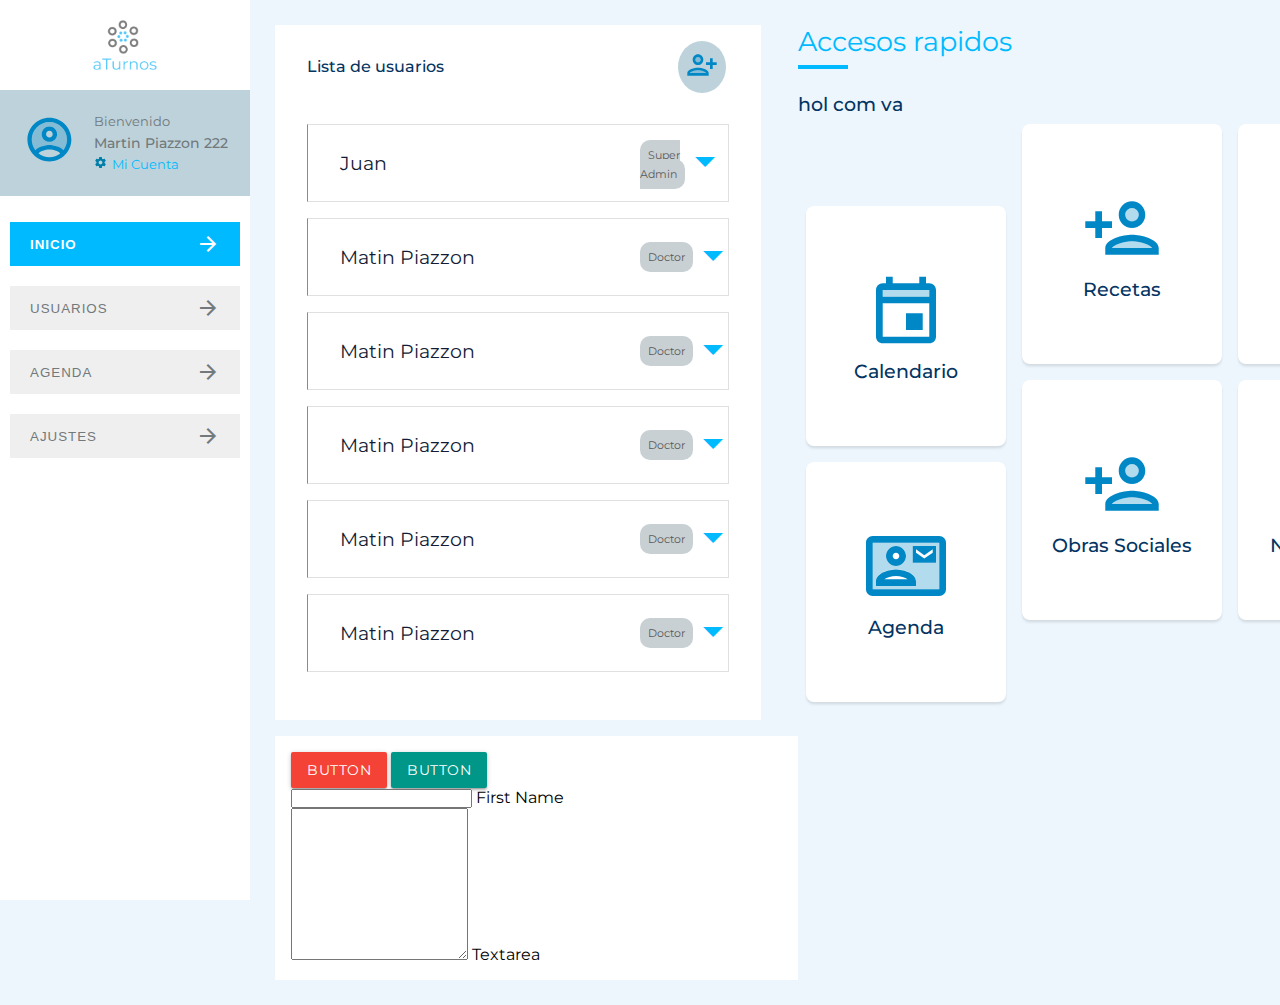
<file: index.html>
<!DOCTYPE html>
<html lang="en">
  <head>
    <meta charset="UTF-8" />
    <meta name="viewport" content="width=device-width, initial-scale=1.0" />
    <title>app</title>
    <link rel="preconnect" href="https://fonts.gstatic.com" />
    <link rel="stylesheet" href="css/style.css" />
  </head>
  <body>
    <div class="content">
      <div class="aside">
        <img src="img/logo.png" width="70" alt="" style="margin: 10px auto" />
        <div class="welcome">
          <div>
            <i class="material-icons-two-tone avatar">account_circle</i>
          </div>
          <div>
            <p>Bienvenido</p>
            <h5>Martin Piazzon 222</h5>
            <a href="#"><i class="material-icons">settings</i>Mi Cuenta</a>
          </div>
        </div>
        <button class="menu-btn active">
          Inicio
          <i class="material-icons">arrow_forward </i>
        </button>
        <button class="menu-btn">
          Usuarios<i class="material-icons">arrow_forward </i>
        </button>
        <button class="menu-btn">
          Agenda <i class="material-icons">arrow_forward </i>
        </button>
        <button class="menu-btn">
          Ajustes
          <i class="material-icons">arrow_forward</i>
        </button>
      </div>
      <div class="main-content">
        <div>
          <div class="user-list">
            <h4>Lista de usuarios</h4>
            <a href="#" class="add-user"
              ><i class="material-icons-two-tone">person_add_alt_1</i></a
            >
            <div>
              <h3>Juan</h3>
              <p><span class="badge">Super Admin</span></p>
              <p>
                <i class="material-icons more">arrow_drop_down </i>
              </p>
            </div>
            <div>
              <h3>Matin Piazzon</h3>
              <span class="badge">Doctor</span>
              <p>
                <i class="material-icons">arrow_drop_down </i>
              </p>
            </div>
            <div>
              <h3>Matin Piazzon</h3>
              <span class="badge">Doctor</span>
              <p>
                <i class="material-icons">arrow_drop_down </i>
              </p>
            </div>
            <div>
              <h3>Matin Piazzon</h3>
              <span class="badge">Doctor</span>
              <p>
                <i class="material-icons">arrow_drop_down </i>
              </p>
            </div>
            <div>
              <h3>Matin Piazzon</h3>
              <span class="badge">Doctor</span>
              <p>
                <i class="material-icons md-36">arrow_drop_down </i>
              </p>
            </div>
            <div>
              <h3>Matin Piazzon</h3>
              <span class="badge">Doctor</span>
              <p>
                <i class="material-icons md-36">arrow_drop_down </i>
              </p>
            </div>
          </div>
          <div class="card">
            <div class="card-content mt-1">
              <a class="btn red">button</a>
              <a class="waves-effect teal btn">Button</a>

              <div class="input-field col s6">
                <input
                  placeholder=""
                  id="first_name"
                  type="text"
                  class="validate"
                />
                <label for="first_name">First Name</label>
              </div>

              <div class="form-input">
                <label>
                  <textarea rows="10" required></textarea>
                  <span class="placeholder">Textarea</span>
                </label>
              </div>
            </div>
          </div>
        </div>
        <div>
          <h2 class="title">Accesos rapidos</h2>
          <h3>hol com va</h3>
          <div class="cards">
            <div class="card-btn first">
              <i class="material-icons-two-tone">event</i>
              <h3>Calendario</h3>
            </div>

            <div class="card-btn">
              <i class="material-icons-two-tone">contact_mail</i>
              <h3>Agenda</h3>
              <p>Lorem ipsum dolor, sit amet consectetur adipisicing elit.</p>
            </div>
            <div class="card-btn">
              <i class="material-icons-two-tone">person_add</i>
              <h3>Recetas</h3>
            </div>

            <div class="card-btn">
              <i class="material-icons-two-tone">person_add</i>
              <h3>Obras Sociales</h3>
            </div>

            <div class="card-btn">
              <i class="material-icons-two-tone">contact_mail</i>
              <h3>Contacto</h3>
            </div>
            <div class="card-btn">
              <i class="material-icons-two-tone">contact_mail</i>
              <h3>Notificaciones</h3>
              <p>
                Ultima actividad en el sistema, nuevos turnos, pedidos de
                recetas
              </p>
            </div>
            <div class="card-btn first">
              <i class="material-icons-two-tone">people</i>
              <h3>Especialidades</h3>
            </div>
            <div class="card-btn">
              <i class="material-icons-two-tone">person_add</i>
              <h3>Agregar Usuario/Secretaria</h3>
            </div>
          </div>
        </div>
      </div>
    </div>

    <script>
      var i = 0;
      var aa = document.querySelector(".more");

      aa.onclick = function () {
        if (i == 0) {
          this.style.transform = "rotate(180deg)";
          i = 1;
        } else {
          this.style.transform = "rotate(360deg)";
          i = 0;
        }
      };
    </script>
  </body>
</html>
</file>
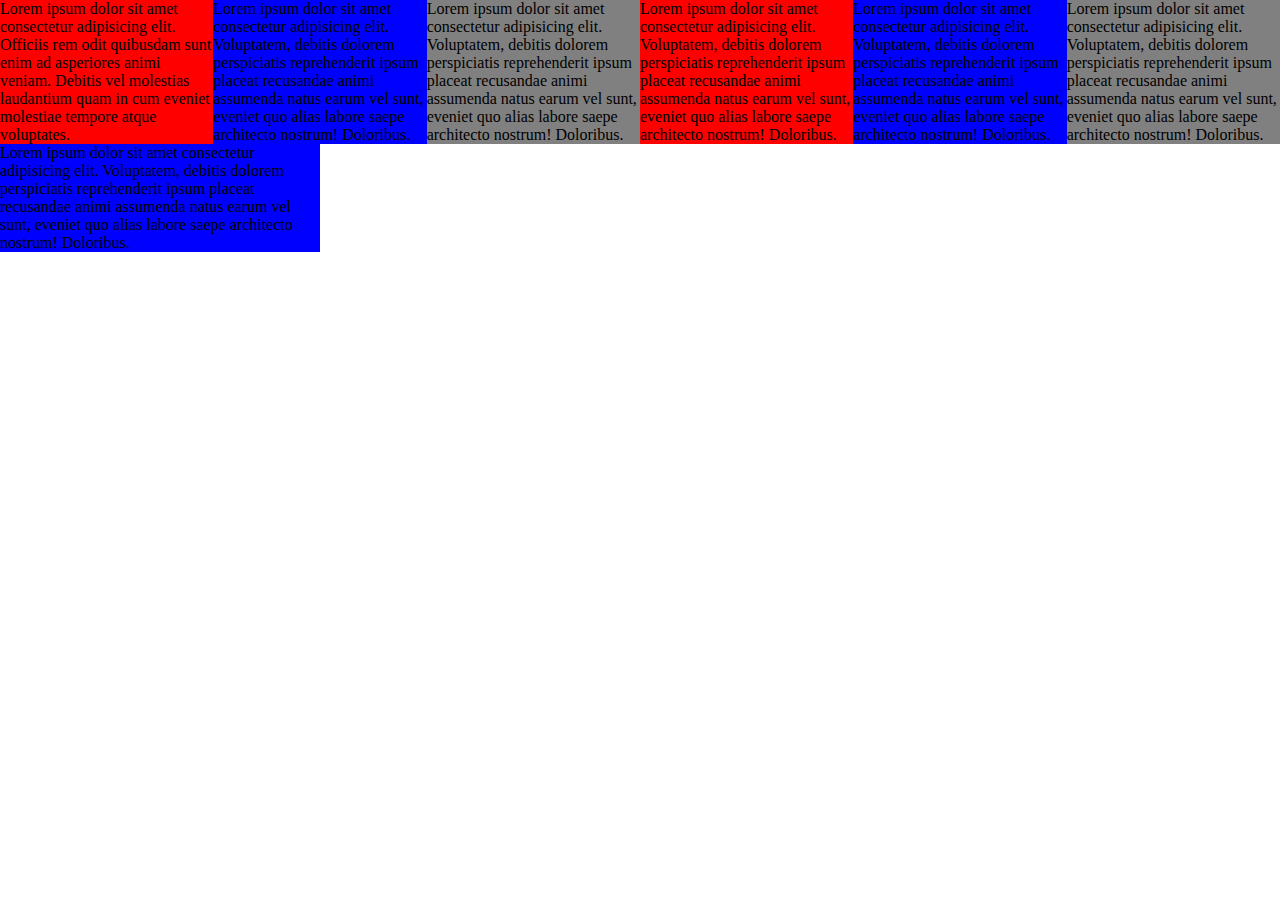
<file: grid.html>
<!DOCTYPE html>
<html>
  <head>
    <meta charset="utf-8" />
    <meta http-equiv="X-UA-Compatible" content="IE=edge" />
    <title>Page Title</title>
    <meta name="viewport" content="width=device-width, initial-scale=1" />
    <link rel="stylesheet" type="text/css" media="screen" href="css/grid.css" />
  </head>
  <body>
    <div class="container">
      <div class="row">
        <div class="col-2 col-6-mob" style="background: red">
          Lorem ipsum dolor sit amet consectetur adipisicing elit. Officiis rem
          odit quibusdam sunt enim ad asperiores animi veniam. Debitis vel
          molestias laudantium quam in cum eveniet molestiae tempore atque
          voluptates.
        </div>
        <div class="col-2 col-6-mob" style="background: blue">
          Lorem ipsum dolor sit amet consectetur adipisicing elit. Voluptatem,
          debitis dolorem perspiciatis reprehenderit ipsum placeat recusandae
          animi assumenda natus earum vel sunt, eveniet quo alias labore saepe
          architecto nostrum! Doloribus.
        </div>
        <div class="col-2 col-6-mob" style="background: grey">
          Lorem ipsum dolor sit amet consectetur adipisicing elit. Voluptatem,
          debitis dolorem perspiciatis reprehenderit ipsum placeat recusandae
          animi assumenda natus earum vel sunt, eveniet quo alias labore saepe
          architecto nostrum! Doloribus.
        </div>
        <div class="col-2" style="background: red">
          Lorem ipsum dolor sit amet consectetur adipisicing elit. Voluptatem,
          debitis dolorem perspiciatis reprehenderit ipsum placeat recusandae
          animi assumenda natus earum vel sunt, eveniet quo alias labore saepe
          architecto nostrum! Doloribus.
        </div>
        <div class="col-2" style="background: blue">
          Lorem ipsum dolor sit amet consectetur adipisicing elit. Voluptatem,
          debitis dolorem perspiciatis reprehenderit ipsum placeat recusandae
          animi assumenda natus earum vel sunt, eveniet quo alias labore saepe
          architecto nostrum! Doloribus.
        </div>
        <div class="col-2" style="background: grey">
          Lorem ipsum dolor sit amet consectetur adipisicing elit. Voluptatem,
          debitis dolorem perspiciatis reprehenderit ipsum placeat recusandae
          animi assumenda natus earum vel sunt, eveniet quo alias labore saepe
          architecto nostrum! Doloribus.
        </div>
        <div class="col-3" style="background: blue">
          Lorem ipsum dolor sit amet consectetur adipisicing elit. Voluptatem,
          debitis dolorem perspiciatis reprehenderit ipsum placeat recusandae
          animi assumenda natus earum vel sunt, eveniet quo alias labore saepe
          architecto nostrum! Doloribus.
        </div>
      </div>
    </div>
  </body>
</html>
</file>
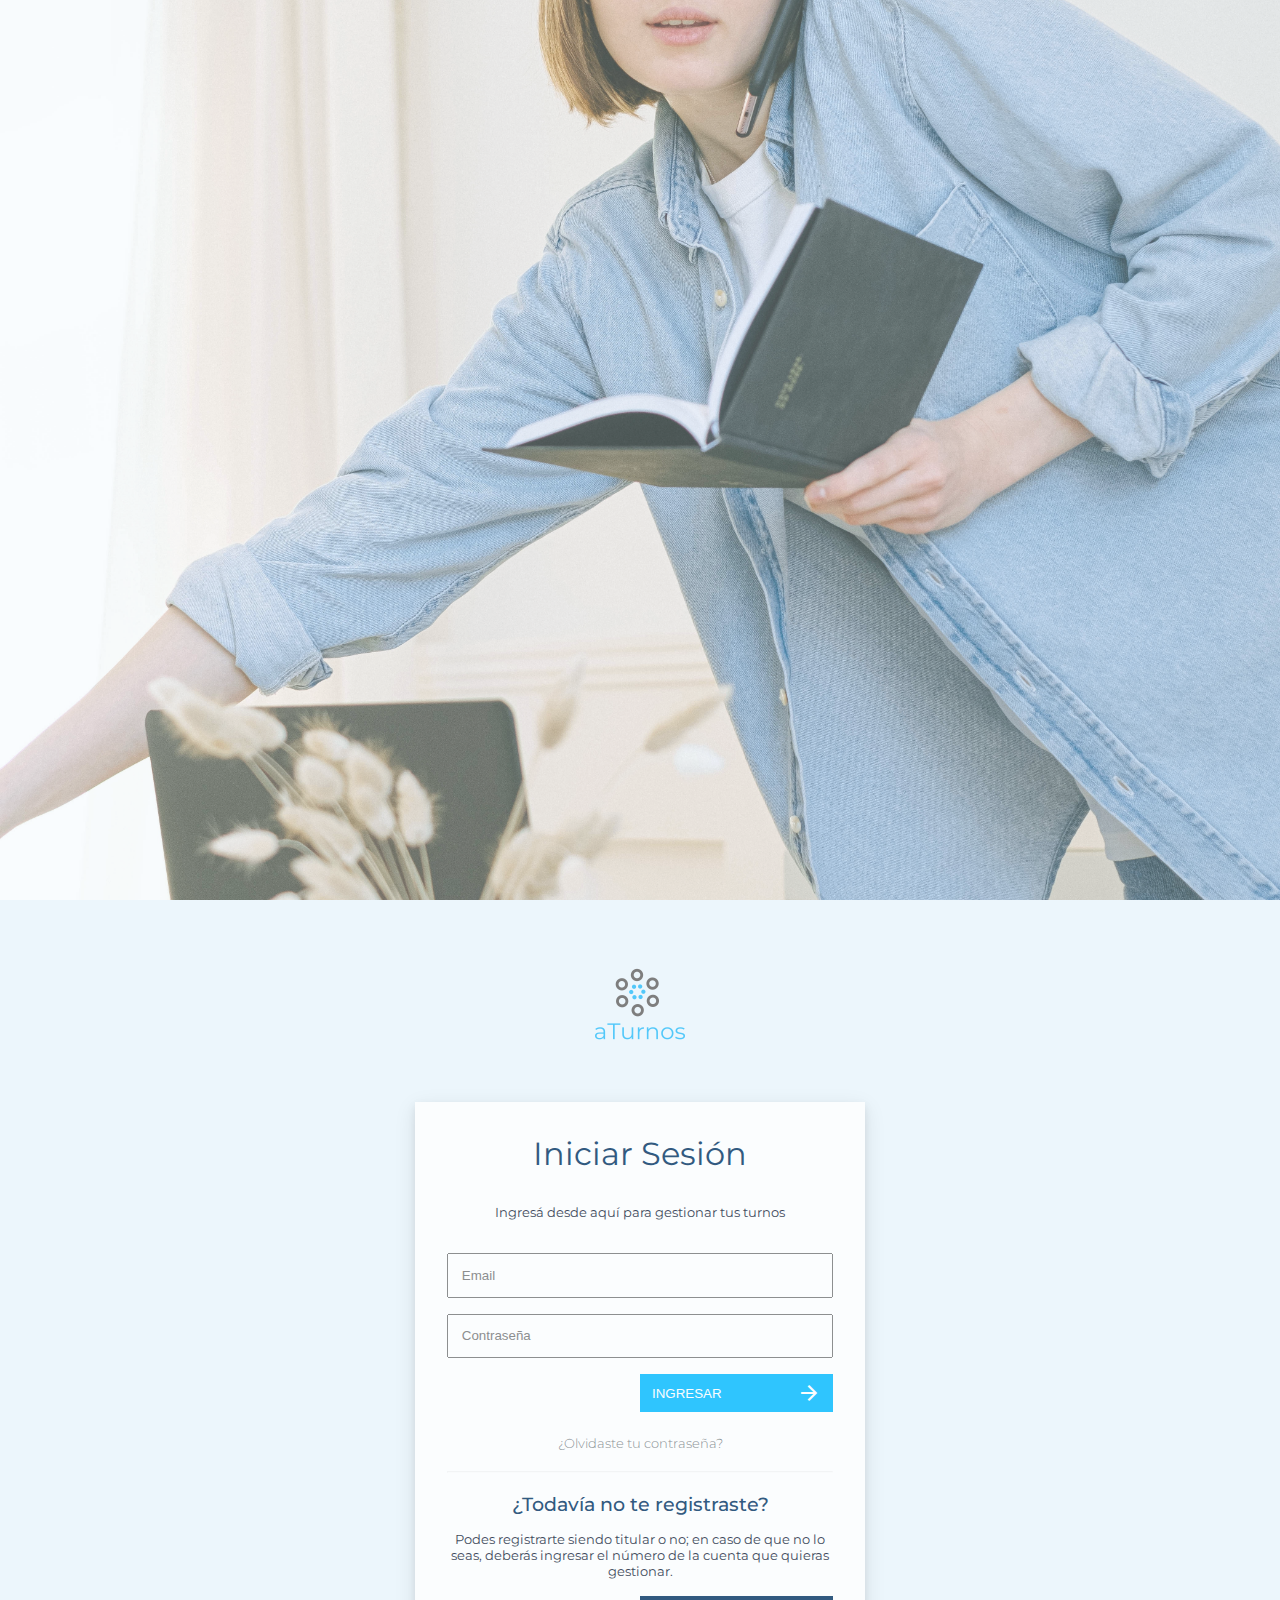
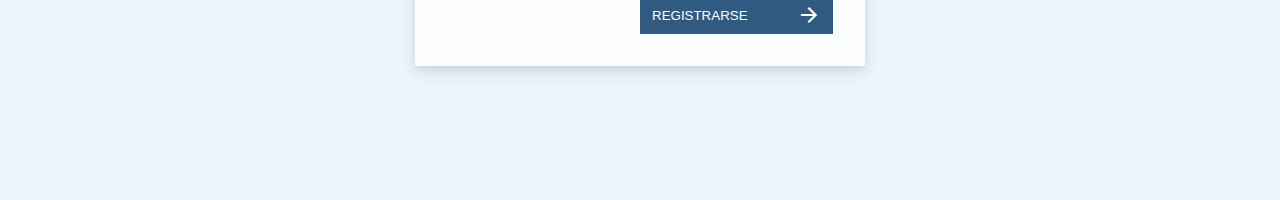
<file: login.html>
<!DOCTYPE html>
<html lang="en">
  <head>
    <meta charset="UTF-8" />
    <meta name="viewport" content="width=device-width, initial-scale=1.0" />
    <title>login</title>
    <link rel="stylesheet" href="css/style.css" />
  </head>
  <body>
    <div class="container-fluid">
      <div class="row">
        <div class="col-6">
          <img
            src="img/img-login.jpg"
            style="
              width: 100%;
              height: 100vh;
              display: block;
              object-fit: cover;
              opacity: 0.7;
            "
            alt=""
          />
        </div>
        <div class="col-6 login">
          <img src="img/logo.png" width="100" alt="" />
          <div class="login-content">
            <form action="">
              <h1>Iniciar Sesión</h1>
              <p>Ingresá desde aquí para gestionar tus turnos</p>
              <input type="text" placeholder="Email" class="input-text" />
              <input type="text" placeholder="Contraseña" class="input-text" />

              <button class="btn-login">
                Ingresar <i class="material-icons">arrow_forward </i>
              </button>
            </form>
            <a href="" class="link">¿Olvidaste tu contraseña?</a>
            <hr>
            <h3>¿Todavía no te registraste?</h3>
            <p>
              Podes registrarte siendo titular o no; en caso de que no lo seas,
              deberás ingresar el número de la cuenta que quieras gestionar.
            </p>
            <button class="btn-register">
              Registrarse <i class="material-icons">arrow_forward </i>
            </button>
          </div>
        </div>
      </div>
    </div>
  </body>
</html>
</file>
<file: css/style.css>
@import url(https://fonts.googleapis.com/css?family=Material+Icons|Material+Icons+Outlined|Material+Icons+Two+Tone|Material+Icons+Round|Material+Icons+Sharp);
@import url(https://fonts.googleapis.com/css2?family=Gothic+A1:wght@100;300;400;500;600;800&family=Montserrat:wght@100;200;300;400;500;600;700;800&display=swap);
.materialize-red {
  background-color: #e51c23 !important;
}

.materialize-red-text {
  color: #e51c23 !important;
}

.materialize-red.lighten-5 {
  background-color: #fdeaeb !important;
}

.materialize-red-text.text-lighten-5 {
  color: #fdeaeb !important;
}

.materialize-red.lighten-4 {
  background-color: #f8c1c3 !important;
}

.materialize-red-text.text-lighten-4 {
  color: #f8c1c3 !important;
}

.materialize-red.lighten-3 {
  background-color: #f3989b !important;
}

.materialize-red-text.text-lighten-3 {
  color: #f3989b !important;
}

.materialize-red.lighten-2 {
  background-color: #ee6e73 !important;
}

.materialize-red-text.text-lighten-2 {
  color: #ee6e73 !important;
}

.materialize-red.lighten-1 {
  background-color: #ea454b !important;
}

.materialize-red-text.text-lighten-1 {
  color: #ea454b !important;
}

.materialize-red.darken-1 {
  background-color: #d0181e !important;
}

.materialize-red-text.text-darken-1 {
  color: #d0181e !important;
}

.materialize-red.darken-2 {
  background-color: #b9151b !important;
}

.materialize-red-text.text-darken-2 {
  color: #b9151b !important;
}

.materialize-red.darken-3 {
  background-color: #a21318 !important;
}

.materialize-red-text.text-darken-3 {
  color: #a21318 !important;
}

.materialize-red.darken-4 {
  background-color: #8b1014 !important;
}

.materialize-red-text.text-darken-4 {
  color: #8b1014 !important;
}

.red {
  background-color: #F44336 !important;
}

.red-text {
  color: #F44336 !important;
}

.red.lighten-5 {
  background-color: #FFEBEE !important;
}

.red-text.text-lighten-5 {
  color: #FFEBEE !important;
}

.red.lighten-4 {
  background-color: #FFCDD2 !important;
}

.red-text.text-lighten-4 {
  color: #FFCDD2 !important;
}

.red.lighten-3 {
  background-color: #EF9A9A !important;
}

.red-text.text-lighten-3 {
  color: #EF9A9A !important;
}

.red.lighten-2 {
  background-color: #E57373 !important;
}

.red-text.text-lighten-2 {
  color: #E57373 !important;
}

.red.lighten-1 {
  background-color: #EF5350 !important;
}

.red-text.text-lighten-1 {
  color: #EF5350 !important;
}

.red.darken-1 {
  background-color: #E53935 !important;
}

.red-text.text-darken-1 {
  color: #E53935 !important;
}

.red.darken-2 {
  background-color: #D32F2F !important;
}

.red-text.text-darken-2 {
  color: #D32F2F !important;
}

.red.darken-3 {
  background-color: #C62828 !important;
}

.red-text.text-darken-3 {
  color: #C62828 !important;
}

.red.darken-4 {
  background-color: #B71C1C !important;
}

.red-text.text-darken-4 {
  color: #B71C1C !important;
}

.red.accent-1 {
  background-color: #FF8A80 !important;
}

.red-text.text-accent-1 {
  color: #FF8A80 !important;
}

.red.accent-2 {
  background-color: #FF5252 !important;
}

.red-text.text-accent-2 {
  color: #FF5252 !important;
}

.red.accent-3 {
  background-color: #FF1744 !important;
}

.red-text.text-accent-3 {
  color: #FF1744 !important;
}

.red.accent-4 {
  background-color: #D50000 !important;
}

.red-text.text-accent-4 {
  color: #D50000 !important;
}

.pink {
  background-color: #e91e63 !important;
}

.pink-text {
  color: #e91e63 !important;
}

.pink.lighten-5 {
  background-color: #fce4ec !important;
}

.pink-text.text-lighten-5 {
  color: #fce4ec !important;
}

.pink.lighten-4 {
  background-color: #f8bbd0 !important;
}

.pink-text.text-lighten-4 {
  color: #f8bbd0 !important;
}

.pink.lighten-3 {
  background-color: #f48fb1 !important;
}

.pink-text.text-lighten-3 {
  color: #f48fb1 !important;
}

.pink.lighten-2 {
  background-color: #f06292 !important;
}

.pink-text.text-lighten-2 {
  color: #f06292 !important;
}

.pink.lighten-1 {
  background-color: #ec407a !important;
}

.pink-text.text-lighten-1 {
  color: #ec407a !important;
}

.pink.darken-1 {
  background-color: #d81b60 !important;
}

.pink-text.text-darken-1 {
  color: #d81b60 !important;
}

.pink.darken-2 {
  background-color: #c2185b !important;
}

.pink-text.text-darken-2 {
  color: #c2185b !important;
}

.pink.darken-3 {
  background-color: #ad1457 !important;
}

.pink-text.text-darken-3 {
  color: #ad1457 !important;
}

.pink.darken-4 {
  background-color: #880e4f !important;
}

.pink-text.text-darken-4 {
  color: #880e4f !important;
}

.pink.accent-1 {
  background-color: #ff80ab !important;
}

.pink-text.text-accent-1 {
  color: #ff80ab !important;
}

.pink.accent-2 {
  background-color: #ff4081 !important;
}

.pink-text.text-accent-2 {
  color: #ff4081 !important;
}

.pink.accent-3 {
  background-color: #f50057 !important;
}

.pink-text.text-accent-3 {
  color: #f50057 !important;
}

.pink.accent-4 {
  background-color: #c51162 !important;
}

.pink-text.text-accent-4 {
  color: #c51162 !important;
}

.purple {
  background-color: #9c27b0 !important;
}

.purple-text {
  color: #9c27b0 !important;
}

.purple.lighten-5 {
  background-color: #f3e5f5 !important;
}

.purple-text.text-lighten-5 {
  color: #f3e5f5 !important;
}

.purple.lighten-4 {
  background-color: #e1bee7 !important;
}

.purple-text.text-lighten-4 {
  color: #e1bee7 !important;
}

.purple.lighten-3 {
  background-color: #ce93d8 !important;
}

.purple-text.text-lighten-3 {
  color: #ce93d8 !important;
}

.purple.lighten-2 {
  background-color: #ba68c8 !important;
}

.purple-text.text-lighten-2 {
  color: #ba68c8 !important;
}

.purple.lighten-1 {
  background-color: #ab47bc !important;
}

.purple-text.text-lighten-1 {
  color: #ab47bc !important;
}

.purple.darken-1 {
  background-color: #8e24aa !important;
}

.purple-text.text-darken-1 {
  color: #8e24aa !important;
}

.purple.darken-2 {
  background-color: #7b1fa2 !important;
}

.purple-text.text-darken-2 {
  color: #7b1fa2 !important;
}

.purple.darken-3 {
  background-color: #6a1b9a !important;
}

.purple-text.text-darken-3 {
  color: #6a1b9a !important;
}

.purple.darken-4 {
  background-color: #4a148c !important;
}

.purple-text.text-darken-4 {
  color: #4a148c !important;
}

.purple.accent-1 {
  background-color: #ea80fc !important;
}

.purple-text.text-accent-1 {
  color: #ea80fc !important;
}

.purple.accent-2 {
  background-color: #e040fb !important;
}

.purple-text.text-accent-2 {
  color: #e040fb !important;
}

.purple.accent-3 {
  background-color: #d500f9 !important;
}

.purple-text.text-accent-3 {
  color: #d500f9 !important;
}

.purple.accent-4 {
  background-color: #aa00ff !important;
}

.purple-text.text-accent-4 {
  color: #aa00ff !important;
}

.deep-purple {
  background-color: #673ab7 !important;
}

.deep-purple-text {
  color: #673ab7 !important;
}

.deep-purple.lighten-5 {
  background-color: #ede7f6 !important;
}

.deep-purple-text.text-lighten-5 {
  color: #ede7f6 !important;
}

.deep-purple.lighten-4 {
  background-color: #d1c4e9 !important;
}

.deep-purple-text.text-lighten-4 {
  color: #d1c4e9 !important;
}

.deep-purple.lighten-3 {
  background-color: #b39ddb !important;
}

.deep-purple-text.text-lighten-3 {
  color: #b39ddb !important;
}

.deep-purple.lighten-2 {
  background-color: #9575cd !important;
}

.deep-purple-text.text-lighten-2 {
  color: #9575cd !important;
}

.deep-purple.lighten-1 {
  background-color: #7e57c2 !important;
}

.deep-purple-text.text-lighten-1 {
  color: #7e57c2 !important;
}

.deep-purple.darken-1 {
  background-color: #5e35b1 !important;
}

.deep-purple-text.text-darken-1 {
  color: #5e35b1 !important;
}

.deep-purple.darken-2 {
  background-color: #512da8 !important;
}

.deep-purple-text.text-darken-2 {
  color: #512da8 !important;
}

.deep-purple.darken-3 {
  background-color: #4527a0 !important;
}

.deep-purple-text.text-darken-3 {
  color: #4527a0 !important;
}

.deep-purple.darken-4 {
  background-color: #311b92 !important;
}

.deep-purple-text.text-darken-4 {
  color: #311b92 !important;
}

.deep-purple.accent-1 {
  background-color: #b388ff !important;
}

.deep-purple-text.text-accent-1 {
  color: #b388ff !important;
}

.deep-purple.accent-2 {
  background-color: #7c4dff !important;
}

.deep-purple-text.text-accent-2 {
  color: #7c4dff !important;
}

.deep-purple.accent-3 {
  background-color: #651fff !important;
}

.deep-purple-text.text-accent-3 {
  color: #651fff !important;
}

.deep-purple.accent-4 {
  background-color: #6200ea !important;
}

.deep-purple-text.text-accent-4 {
  color: #6200ea !important;
}

.indigo {
  background-color: #3f51b5 !important;
}

.indigo-text {
  color: #3f51b5 !important;
}

.indigo.lighten-5 {
  background-color: #e8eaf6 !important;
}

.indigo-text.text-lighten-5 {
  color: #e8eaf6 !important;
}

.indigo.lighten-4 {
  background-color: #c5cae9 !important;
}

.indigo-text.text-lighten-4 {
  color: #c5cae9 !important;
}

.indigo.lighten-3 {
  background-color: #9fa8da !important;
}

.indigo-text.text-lighten-3 {
  color: #9fa8da !important;
}

.indigo.lighten-2 {
  background-color: #7986cb !important;
}

.indigo-text.text-lighten-2 {
  color: #7986cb !important;
}

.indigo.lighten-1 {
  background-color: #5c6bc0 !important;
}

.indigo-text.text-lighten-1 {
  color: #5c6bc0 !important;
}

.indigo.darken-1 {
  background-color: #3949ab !important;
}

.indigo-text.text-darken-1 {
  color: #3949ab !important;
}

.indigo.darken-2 {
  background-color: #303f9f !important;
}

.indigo-text.text-darken-2 {
  color: #303f9f !important;
}

.indigo.darken-3 {
  background-color: #283593 !important;
}

.indigo-text.text-darken-3 {
  color: #283593 !important;
}

.indigo.darken-4 {
  background-color: #1a237e !important;
}

.indigo-text.text-darken-4 {
  color: #1a237e !important;
}

.indigo.accent-1 {
  background-color: #8c9eff !important;
}

.indigo-text.text-accent-1 {
  color: #8c9eff !important;
}

.indigo.accent-2 {
  background-color: #536dfe !important;
}

.indigo-text.text-accent-2 {
  color: #536dfe !important;
}

.indigo.accent-3 {
  background-color: #3d5afe !important;
}

.indigo-text.text-accent-3 {
  color: #3d5afe !important;
}

.indigo.accent-4 {
  background-color: #304ffe !important;
}

.indigo-text.text-accent-4 {
  color: #304ffe !important;
}

.blue {
  background-color: #2196F3 !important;
}

.blue-text {
  color: #2196F3 !important;
}

.blue.lighten-5 {
  background-color: #E3F2FD !important;
}

.blue-text.text-lighten-5 {
  color: #E3F2FD !important;
}

.blue.lighten-4 {
  background-color: #BBDEFB !important;
}

.blue-text.text-lighten-4 {
  color: #BBDEFB !important;
}

.blue.lighten-3 {
  background-color: #90CAF9 !important;
}

.blue-text.text-lighten-3 {
  color: #90CAF9 !important;
}

.blue.lighten-2 {
  background-color: #64B5F6 !important;
}

.blue-text.text-lighten-2 {
  color: #64B5F6 !important;
}

.blue.lighten-1 {
  background-color: #42A5F5 !important;
}

.blue-text.text-lighten-1 {
  color: #42A5F5 !important;
}

.blue.darken-1 {
  background-color: #1E88E5 !important;
}

.blue-text.text-darken-1 {
  color: #1E88E5 !important;
}

.blue.darken-2 {
  background-color: #1976D2 !important;
}

.blue-text.text-darken-2 {
  color: #1976D2 !important;
}

.blue.darken-3 {
  background-color: #1565C0 !important;
}

.blue-text.text-darken-3 {
  color: #1565C0 !important;
}

.blue.darken-4 {
  background-color: #0D47A1 !important;
}

.blue-text.text-darken-4 {
  color: #0D47A1 !important;
}

.blue.accent-1 {
  background-color: #82B1FF !important;
}

.blue-text.text-accent-1 {
  color: #82B1FF !important;
}

.blue.accent-2 {
  background-color: #448AFF !important;
}

.blue-text.text-accent-2 {
  color: #448AFF !important;
}

.blue.accent-3 {
  background-color: #2979FF !important;
}

.blue-text.text-accent-3 {
  color: #2979FF !important;
}

.blue.accent-4 {
  background-color: #2962FF !important;
}

.blue-text.text-accent-4 {
  color: #2962FF !important;
}

.light-blue {
  background-color: #03a9f4 !important;
}

.light-blue-text {
  color: #03a9f4 !important;
}

.light-blue.lighten-5 {
  background-color: #e1f5fe !important;
}

.light-blue-text.text-lighten-5 {
  color: #e1f5fe !important;
}

.light-blue.lighten-4 {
  background-color: #b3e5fc !important;
}

.light-blue-text.text-lighten-4 {
  color: #b3e5fc !important;
}

.light-blue.lighten-3 {
  background-color: #81d4fa !important;
}

.light-blue-text.text-lighten-3 {
  color: #81d4fa !important;
}

.light-blue.lighten-2 {
  background-color: #4fc3f7 !important;
}

.light-blue-text.text-lighten-2 {
  color: #4fc3f7 !important;
}

.light-blue.lighten-1 {
  background-color: #29b6f6 !important;
}

.light-blue-text.text-lighten-1 {
  color: #29b6f6 !important;
}

.light-blue.darken-1 {
  background-color: #039be5 !important;
}

.light-blue-text.text-darken-1 {
  color: #039be5 !important;
}

.light-blue.darken-2 {
  background-color: #0288d1 !important;
}

.light-blue-text.text-darken-2 {
  color: #0288d1 !important;
}

.light-blue.darken-3 {
  background-color: #0277bd !important;
}

.light-blue-text.text-darken-3 {
  color: #0277bd !important;
}

.light-blue.darken-4 {
  background-color: #01579b !important;
}

.light-blue-text.text-darken-4 {
  color: #01579b !important;
}

.light-blue.accent-1 {
  background-color: #80d8ff !important;
}

.light-blue-text.text-accent-1 {
  color: #80d8ff !important;
}

.light-blue.accent-2 {
  background-color: #40c4ff !important;
}

.light-blue-text.text-accent-2 {
  color: #40c4ff !important;
}

.light-blue.accent-3 {
  background-color: #00b0ff !important;
}

.light-blue-text.text-accent-3 {
  color: #00b0ff !important;
}

.light-blue.accent-4 {
  background-color: #0091ea !important;
}

.light-blue-text.text-accent-4 {
  color: #0091ea !important;
}

.cyan {
  background-color: #00bcd4 !important;
}

.cyan-text {
  color: #00bcd4 !important;
}

.cyan.lighten-5 {
  background-color: #e0f7fa !important;
}

.cyan-text.text-lighten-5 {
  color: #e0f7fa !important;
}

.cyan.lighten-4 {
  background-color: #b2ebf2 !important;
}

.cyan-text.text-lighten-4 {
  color: #b2ebf2 !important;
}

.cyan.lighten-3 {
  background-color: #80deea !important;
}

.cyan-text.text-lighten-3 {
  color: #80deea !important;
}

.cyan.lighten-2 {
  background-color: #4dd0e1 !important;
}

.cyan-text.text-lighten-2 {
  color: #4dd0e1 !important;
}

.cyan.lighten-1 {
  background-color: #26c6da !important;
}

.cyan-text.text-lighten-1 {
  color: #26c6da !important;
}

.cyan.darken-1 {
  background-color: #00acc1 !important;
}

.cyan-text.text-darken-1 {
  color: #00acc1 !important;
}

.cyan.darken-2 {
  background-color: #0097a7 !important;
}

.cyan-text.text-darken-2 {
  color: #0097a7 !important;
}

.cyan.darken-3 {
  background-color: #00838f !important;
}

.cyan-text.text-darken-3 {
  color: #00838f !important;
}

.cyan.darken-4 {
  background-color: #006064 !important;
}

.cyan-text.text-darken-4 {
  color: #006064 !important;
}

.cyan.accent-1 {
  background-color: #84ffff !important;
}

.cyan-text.text-accent-1 {
  color: #84ffff !important;
}

.cyan.accent-2 {
  background-color: #18ffff !important;
}

.cyan-text.text-accent-2 {
  color: #18ffff !important;
}

.cyan.accent-3 {
  background-color: #00e5ff !important;
}

.cyan-text.text-accent-3 {
  color: #00e5ff !important;
}

.cyan.accent-4 {
  background-color: #00b8d4 !important;
}

.cyan-text.text-accent-4 {
  color: #00b8d4 !important;
}

.teal {
  background-color: #009688 !important;
}

.teal-text {
  color: #009688 !important;
}

.teal.lighten-5 {
  background-color: #e0f2f1 !important;
}

.teal-text.text-lighten-5 {
  color: #e0f2f1 !important;
}

.teal.lighten-4 {
  background-color: #b2dfdb !important;
}

.teal-text.text-lighten-4 {
  color: #b2dfdb !important;
}

.teal.lighten-3 {
  background-color: #80cbc4 !important;
}

.teal-text.text-lighten-3 {
  color: #80cbc4 !important;
}

.teal.lighten-2 {
  background-color: #4db6ac !important;
}

.teal-text.text-lighten-2 {
  color: #4db6ac !important;
}

.teal.lighten-1 {
  background-color: #26a69a !important;
}

.teal-text.text-lighten-1 {
  color: #26a69a !important;
}

.teal.darken-1 {
  background-color: #00897b !important;
}

.teal-text.text-darken-1 {
  color: #00897b !important;
}

.teal.darken-2 {
  background-color: #00796b !important;
}

.teal-text.text-darken-2 {
  color: #00796b !important;
}

.teal.darken-3 {
  background-color: #00695c !important;
}

.teal-text.text-darken-3 {
  color: #00695c !important;
}

.teal.darken-4 {
  background-color: #004d40 !important;
}

.teal-text.text-darken-4 {
  color: #004d40 !important;
}

.teal.accent-1 {
  background-color: #a7ffeb !important;
}

.teal-text.text-accent-1 {
  color: #a7ffeb !important;
}

.teal.accent-2 {
  background-color: #64ffda !important;
}

.teal-text.text-accent-2 {
  color: #64ffda !important;
}

.teal.accent-3 {
  background-color: #1de9b6 !important;
}

.teal-text.text-accent-3 {
  color: #1de9b6 !important;
}

.teal.accent-4 {
  background-color: #00bfa5 !important;
}

.teal-text.text-accent-4 {
  color: #00bfa5 !important;
}

.green {
  background-color: #4CAF50 !important;
}

.green-text {
  color: #4CAF50 !important;
}

.green.lighten-5 {
  background-color: #E8F5E9 !important;
}

.green-text.text-lighten-5 {
  color: #E8F5E9 !important;
}

.green.lighten-4 {
  background-color: #C8E6C9 !important;
}

.green-text.text-lighten-4 {
  color: #C8E6C9 !important;
}

.green.lighten-3 {
  background-color: #A5D6A7 !important;
}

.green-text.text-lighten-3 {
  color: #A5D6A7 !important;
}

.green.lighten-2 {
  background-color: #81C784 !important;
}

.green-text.text-lighten-2 {
  color: #81C784 !important;
}

.green.lighten-1 {
  background-color: #66BB6A !important;
}

.green-text.text-lighten-1 {
  color: #66BB6A !important;
}

.green.darken-1 {
  background-color: #43A047 !important;
}

.green-text.text-darken-1 {
  color: #43A047 !important;
}

.green.darken-2 {
  background-color: #388E3C !important;
}

.green-text.text-darken-2 {
  color: #388E3C !important;
}

.green.darken-3 {
  background-color: #2E7D32 !important;
}

.green-text.text-darken-3 {
  color: #2E7D32 !important;
}

.green.darken-4 {
  background-color: #1B5E20 !important;
}

.green-text.text-darken-4 {
  color: #1B5E20 !important;
}

.green.accent-1 {
  background-color: #B9F6CA !important;
}

.green-text.text-accent-1 {
  color: #B9F6CA !important;
}

.green.accent-2 {
  background-color: #69F0AE !important;
}

.green-text.text-accent-2 {
  color: #69F0AE !important;
}

.green.accent-3 {
  background-color: #00E676 !important;
}

.green-text.text-accent-3 {
  color: #00E676 !important;
}

.green.accent-4 {
  background-color: #00C853 !important;
}

.green-text.text-accent-4 {
  color: #00C853 !important;
}

.light-green {
  background-color: #8bc34a !important;
}

.light-green-text {
  color: #8bc34a !important;
}

.light-green.lighten-5 {
  background-color: #f1f8e9 !important;
}

.light-green-text.text-lighten-5 {
  color: #f1f8e9 !important;
}

.light-green.lighten-4 {
  background-color: #dcedc8 !important;
}

.light-green-text.text-lighten-4 {
  color: #dcedc8 !important;
}

.light-green.lighten-3 {
  background-color: #c5e1a5 !important;
}

.light-green-text.text-lighten-3 {
  color: #c5e1a5 !important;
}

.light-green.lighten-2 {
  background-color: #aed581 !important;
}

.light-green-text.text-lighten-2 {
  color: #aed581 !important;
}

.light-green.lighten-1 {
  background-color: #9ccc65 !important;
}

.light-green-text.text-lighten-1 {
  color: #9ccc65 !important;
}

.light-green.darken-1 {
  background-color: #7cb342 !important;
}

.light-green-text.text-darken-1 {
  color: #7cb342 !important;
}

.light-green.darken-2 {
  background-color: #689f38 !important;
}

.light-green-text.text-darken-2 {
  color: #689f38 !important;
}

.light-green.darken-3 {
  background-color: #558b2f !important;
}

.light-green-text.text-darken-3 {
  color: #558b2f !important;
}

.light-green.darken-4 {
  background-color: #33691e !important;
}

.light-green-text.text-darken-4 {
  color: #33691e !important;
}

.light-green.accent-1 {
  background-color: #ccff90 !important;
}

.light-green-text.text-accent-1 {
  color: #ccff90 !important;
}

.light-green.accent-2 {
  background-color: #b2ff59 !important;
}

.light-green-text.text-accent-2 {
  color: #b2ff59 !important;
}

.light-green.accent-3 {
  background-color: #76ff03 !important;
}

.light-green-text.text-accent-3 {
  color: #76ff03 !important;
}

.light-green.accent-4 {
  background-color: #64dd17 !important;
}

.light-green-text.text-accent-4 {
  color: #64dd17 !important;
}

.lime {
  background-color: #cddc39 !important;
}

.lime-text {
  color: #cddc39 !important;
}

.lime.lighten-5 {
  background-color: #f9fbe7 !important;
}

.lime-text.text-lighten-5 {
  color: #f9fbe7 !important;
}

.lime.lighten-4 {
  background-color: #f0f4c3 !important;
}

.lime-text.text-lighten-4 {
  color: #f0f4c3 !important;
}

.lime.lighten-3 {
  background-color: #e6ee9c !important;
}

.lime-text.text-lighten-3 {
  color: #e6ee9c !important;
}

.lime.lighten-2 {
  background-color: #dce775 !important;
}

.lime-text.text-lighten-2 {
  color: #dce775 !important;
}

.lime.lighten-1 {
  background-color: #d4e157 !important;
}

.lime-text.text-lighten-1 {
  color: #d4e157 !important;
}

.lime.darken-1 {
  background-color: #c0ca33 !important;
}

.lime-text.text-darken-1 {
  color: #c0ca33 !important;
}

.lime.darken-2 {
  background-color: #afb42b !important;
}

.lime-text.text-darken-2 {
  color: #afb42b !important;
}

.lime.darken-3 {
  background-color: #9e9d24 !important;
}

.lime-text.text-darken-3 {
  color: #9e9d24 !important;
}

.lime.darken-4 {
  background-color: #827717 !important;
}

.lime-text.text-darken-4 {
  color: #827717 !important;
}

.lime.accent-1 {
  background-color: #f4ff81 !important;
}

.lime-text.text-accent-1 {
  color: #f4ff81 !important;
}

.lime.accent-2 {
  background-color: #eeff41 !important;
}

.lime-text.text-accent-2 {
  color: #eeff41 !important;
}

.lime.accent-3 {
  background-color: #c6ff00 !important;
}

.lime-text.text-accent-3 {
  color: #c6ff00 !important;
}

.lime.accent-4 {
  background-color: #aeea00 !important;
}

.lime-text.text-accent-4 {
  color: #aeea00 !important;
}

.yellow {
  background-color: #ffeb3b !important;
}

.yellow-text {
  color: #ffeb3b !important;
}

.yellow.lighten-5 {
  background-color: #fffde7 !important;
}

.yellow-text.text-lighten-5 {
  color: #fffde7 !important;
}

.yellow.lighten-4 {
  background-color: #fff9c4 !important;
}

.yellow-text.text-lighten-4 {
  color: #fff9c4 !important;
}

.yellow.lighten-3 {
  background-color: #fff59d !important;
}

.yellow-text.text-lighten-3 {
  color: #fff59d !important;
}

.yellow.lighten-2 {
  background-color: #fff176 !important;
}

.yellow-text.text-lighten-2 {
  color: #fff176 !important;
}

.yellow.lighten-1 {
  background-color: #ffee58 !important;
}

.yellow-text.text-lighten-1 {
  color: #ffee58 !important;
}

.yellow.darken-1 {
  background-color: #fdd835 !important;
}

.yellow-text.text-darken-1 {
  color: #fdd835 !important;
}

.yellow.darken-2 {
  background-color: #fbc02d !important;
}

.yellow-text.text-darken-2 {
  color: #fbc02d !important;
}

.yellow.darken-3 {
  background-color: #f9a825 !important;
}

.yellow-text.text-darken-3 {
  color: #f9a825 !important;
}

.yellow.darken-4 {
  background-color: #f57f17 !important;
}

.yellow-text.text-darken-4 {
  color: #f57f17 !important;
}

.yellow.accent-1 {
  background-color: #ffff8d !important;
}

.yellow-text.text-accent-1 {
  color: #ffff8d !important;
}

.yellow.accent-2 {
  background-color: #ffff00 !important;
}

.yellow-text.text-accent-2 {
  color: #ffff00 !important;
}

.yellow.accent-3 {
  background-color: #ffea00 !important;
}

.yellow-text.text-accent-3 {
  color: #ffea00 !important;
}

.yellow.accent-4 {
  background-color: #ffd600 !important;
}

.yellow-text.text-accent-4 {
  color: #ffd600 !important;
}

.amber {
  background-color: #ffc107 !important;
}

.amber-text {
  color: #ffc107 !important;
}

.amber.lighten-5 {
  background-color: #fff8e1 !important;
}

.amber-text.text-lighten-5 {
  color: #fff8e1 !important;
}

.amber.lighten-4 {
  background-color: #ffecb3 !important;
}

.amber-text.text-lighten-4 {
  color: #ffecb3 !important;
}

.amber.lighten-3 {
  background-color: #ffe082 !important;
}

.amber-text.text-lighten-3 {
  color: #ffe082 !important;
}

.amber.lighten-2 {
  background-color: #ffd54f !important;
}

.amber-text.text-lighten-2 {
  color: #ffd54f !important;
}

.amber.lighten-1 {
  background-color: #ffca28 !important;
}

.amber-text.text-lighten-1 {
  color: #ffca28 !important;
}

.amber.darken-1 {
  background-color: #ffb300 !important;
}

.amber-text.text-darken-1 {
  color: #ffb300 !important;
}

.amber.darken-2 {
  background-color: #ffa000 !important;
}

.amber-text.text-darken-2 {
  color: #ffa000 !important;
}

.amber.darken-3 {
  background-color: #ff8f00 !important;
}

.amber-text.text-darken-3 {
  color: #ff8f00 !important;
}

.amber.darken-4 {
  background-color: #ff6f00 !important;
}

.amber-text.text-darken-4 {
  color: #ff6f00 !important;
}

.amber.accent-1 {
  background-color: #ffe57f !important;
}

.amber-text.text-accent-1 {
  color: #ffe57f !important;
}

.amber.accent-2 {
  background-color: #ffd740 !important;
}

.amber-text.text-accent-2 {
  color: #ffd740 !important;
}

.amber.accent-3 {
  background-color: #ffc400 !important;
}

.amber-text.text-accent-3 {
  color: #ffc400 !important;
}

.amber.accent-4 {
  background-color: #ffab00 !important;
}

.amber-text.text-accent-4 {
  color: #ffab00 !important;
}

.orange {
  background-color: #ff9800 !important;
}

.orange-text {
  color: #ff9800 !important;
}

.orange.lighten-5 {
  background-color: #fff3e0 !important;
}

.orange-text.text-lighten-5 {
  color: #fff3e0 !important;
}

.orange.lighten-4 {
  background-color: #ffe0b2 !important;
}

.orange-text.text-lighten-4 {
  color: #ffe0b2 !important;
}

.orange.lighten-3 {
  background-color: #ffcc80 !important;
}

.orange-text.text-lighten-3 {
  color: #ffcc80 !important;
}

.orange.lighten-2 {
  background-color: #ffb74d !important;
}

.orange-text.text-lighten-2 {
  color: #ffb74d !important;
}

.orange.lighten-1 {
  background-color: #ffa726 !important;
}

.orange-text.text-lighten-1 {
  color: #ffa726 !important;
}

.orange.darken-1 {
  background-color: #fb8c00 !important;
}

.orange-text.text-darken-1 {
  color: #fb8c00 !important;
}

.orange.darken-2 {
  background-color: #f57c00 !important;
}

.orange-text.text-darken-2 {
  color: #f57c00 !important;
}

.orange.darken-3 {
  background-color: #ef6c00 !important;
}

.orange-text.text-darken-3 {
  color: #ef6c00 !important;
}

.orange.darken-4 {
  background-color: #e65100 !important;
}

.orange-text.text-darken-4 {
  color: #e65100 !important;
}

.orange.accent-1 {
  background-color: #ffd180 !important;
}

.orange-text.text-accent-1 {
  color: #ffd180 !important;
}

.orange.accent-2 {
  background-color: #ffab40 !important;
}

.orange-text.text-accent-2 {
  color: #ffab40 !important;
}

.orange.accent-3 {
  background-color: #ff9100 !important;
}

.orange-text.text-accent-3 {
  color: #ff9100 !important;
}

.orange.accent-4 {
  background-color: #ff6d00 !important;
}

.orange-text.text-accent-4 {
  color: #ff6d00 !important;
}

.deep-orange {
  background-color: #ff5722 !important;
}

.deep-orange-text {
  color: #ff5722 !important;
}

.deep-orange.lighten-5 {
  background-color: #fbe9e7 !important;
}

.deep-orange-text.text-lighten-5 {
  color: #fbe9e7 !important;
}

.deep-orange.lighten-4 {
  background-color: #ffccbc !important;
}

.deep-orange-text.text-lighten-4 {
  color: #ffccbc !important;
}

.deep-orange.lighten-3 {
  background-color: #ffab91 !important;
}

.deep-orange-text.text-lighten-3 {
  color: #ffab91 !important;
}

.deep-orange.lighten-2 {
  background-color: #ff8a65 !important;
}

.deep-orange-text.text-lighten-2 {
  color: #ff8a65 !important;
}

.deep-orange.lighten-1 {
  background-color: #ff7043 !important;
}

.deep-orange-text.text-lighten-1 {
  color: #ff7043 !important;
}

.deep-orange.darken-1 {
  background-color: #f4511e !important;
}

.deep-orange-text.text-darken-1 {
  color: #f4511e !important;
}

.deep-orange.darken-2 {
  background-color: #e64a19 !important;
}

.deep-orange-text.text-darken-2 {
  color: #e64a19 !important;
}

.deep-orange.darken-3 {
  background-color: #d84315 !important;
}

.deep-orange-text.text-darken-3 {
  color: #d84315 !important;
}

.deep-orange.darken-4 {
  background-color: #bf360c !important;
}

.deep-orange-text.text-darken-4 {
  color: #bf360c !important;
}

.deep-orange.accent-1 {
  background-color: #ff9e80 !important;
}

.deep-orange-text.text-accent-1 {
  color: #ff9e80 !important;
}

.deep-orange.accent-2 {
  background-color: #ff6e40 !important;
}

.deep-orange-text.text-accent-2 {
  color: #ff6e40 !important;
}

.deep-orange.accent-3 {
  background-color: #ff3d00 !important;
}

.deep-orange-text.text-accent-3 {
  color: #ff3d00 !important;
}

.deep-orange.accent-4 {
  background-color: #dd2c00 !important;
}

.deep-orange-text.text-accent-4 {
  color: #dd2c00 !important;
}

.brown {
  background-color: #795548 !important;
}

.brown-text {
  color: #795548 !important;
}

.brown.lighten-5 {
  background-color: #efebe9 !important;
}

.brown-text.text-lighten-5 {
  color: #efebe9 !important;
}

.brown.lighten-4 {
  background-color: #d7ccc8 !important;
}

.brown-text.text-lighten-4 {
  color: #d7ccc8 !important;
}

.brown.lighten-3 {
  background-color: #bcaaa4 !important;
}

.brown-text.text-lighten-3 {
  color: #bcaaa4 !important;
}

.brown.lighten-2 {
  background-color: #a1887f !important;
}

.brown-text.text-lighten-2 {
  color: #a1887f !important;
}

.brown.lighten-1 {
  background-color: #8d6e63 !important;
}

.brown-text.text-lighten-1 {
  color: #8d6e63 !important;
}

.brown.darken-1 {
  background-color: #6d4c41 !important;
}

.brown-text.text-darken-1 {
  color: #6d4c41 !important;
}

.brown.darken-2 {
  background-color: #5d4037 !important;
}

.brown-text.text-darken-2 {
  color: #5d4037 !important;
}

.brown.darken-3 {
  background-color: #4e342e !important;
}

.brown-text.text-darken-3 {
  color: #4e342e !important;
}

.brown.darken-4 {
  background-color: #3e2723 !important;
}

.brown-text.text-darken-4 {
  color: #3e2723 !important;
}

.blue-grey {
  background-color: #607d8b !important;
}

.blue-grey-text {
  color: #607d8b !important;
}

.blue-grey.lighten-5 {
  background-color: #eceff1 !important;
}

.blue-grey-text.text-lighten-5 {
  color: #eceff1 !important;
}

.blue-grey.lighten-4 {
  background-color: #cfd8dc !important;
}

.blue-grey-text.text-lighten-4 {
  color: #cfd8dc !important;
}

.blue-grey.lighten-3 {
  background-color: #b0bec5 !important;
}

.blue-grey-text.text-lighten-3 {
  color: #b0bec5 !important;
}

.blue-grey.lighten-2 {
  background-color: #90a4ae !important;
}

.blue-grey-text.text-lighten-2 {
  color: #90a4ae !important;
}

.blue-grey.lighten-1 {
  background-color: #78909c !important;
}

.blue-grey-text.text-lighten-1 {
  color: #78909c !important;
}

.blue-grey.darken-1 {
  background-color: #546e7a !important;
}

.blue-grey-text.text-darken-1 {
  color: #546e7a !important;
}

.blue-grey.darken-2 {
  background-color: #455a64 !important;
}

.blue-grey-text.text-darken-2 {
  color: #455a64 !important;
}

.blue-grey.darken-3 {
  background-color: #37474f !important;
}

.blue-grey-text.text-darken-3 {
  color: #37474f !important;
}

.blue-grey.darken-4 {
  background-color: #263238 !important;
}

.blue-grey-text.text-darken-4 {
  color: #263238 !important;
}

.grey {
  background-color: #9e9e9e !important;
}

.grey-text {
  color: #9e9e9e !important;
}

.grey.lighten-5 {
  background-color: #fafafa !important;
}

.grey-text.text-lighten-5 {
  color: #fafafa !important;
}

.grey.lighten-4 {
  background-color: #f5f5f5 !important;
}

.grey-text.text-lighten-4 {
  color: #f5f5f5 !important;
}

.grey.lighten-3 {
  background-color: #eeeeee !important;
}

.grey-text.text-lighten-3 {
  color: #eeeeee !important;
}

.grey.lighten-2 {
  background-color: #e0e0e0 !important;
}

.grey-text.text-lighten-2 {
  color: #e0e0e0 !important;
}

.grey.lighten-1 {
  background-color: #bdbdbd !important;
}

.grey-text.text-lighten-1 {
  color: #bdbdbd !important;
}

.grey.darken-1 {
  background-color: #757575 !important;
}

.grey-text.text-darken-1 {
  color: #757575 !important;
}

.grey.darken-2 {
  background-color: #616161 !important;
}

.grey-text.text-darken-2 {
  color: #616161 !important;
}

.grey.darken-3 {
  background-color: #424242 !important;
}

.grey-text.text-darken-3 {
  color: #424242 !important;
}

.grey.darken-4 {
  background-color: #212121 !important;
}

.grey-text.text-darken-4 {
  color: #212121 !important;
}

.black {
  background-color: #000000 !important;
}

.black-text {
  color: #000000 !important;
}

.white {
  background-color: #FFFFFF !important;
}

.white-text {
  color: #FFFFFF !important;
}

.transparent {
  background-color: transparent !important;
}

.transparent-text {
  color: transparent !important;
}

html {
  -webkit-box-sizing: border-box;
          box-sizing: border-box;
}

*, *:before, *:after {
  -webkit-box-sizing: inherit;
          box-sizing: inherit;
}

button,
input,
optgroup,
select,
textarea {
  font-family: -apple-system, BlinkMacSystemFont, "Segoe UI", Roboto, Oxygen-Sans, Ubuntu, Cantarell, "Helvetica Neue", sans-serif;
}

ul:not(.browser-default) {
  padding-left: 0;
  list-style-type: none;
}

ul:not(.browser-default) > li {
  list-style-type: none;
}

a {
  color: #039be5;
  text-decoration: none;
  -webkit-tap-highlight-color: transparent;
}

.valign-wrapper {
  display: -webkit-box;
  display: -ms-flexbox;
  display: flex;
  -webkit-box-align: center;
      -ms-flex-align: center;
          align-items: center;
}

.clearfix {
  clear: both;
}

.z-depth-0 {
  -webkit-box-shadow: none !important;
          box-shadow: none !important;
}

/* 2dp elevation modified*/
.z-depth-1, .btn, .btn-large, .btn-small, .btn-floating {
  -webkit-box-shadow: 0 2px 2px 0 rgba(0, 0, 0, 0.14), 0 3px 1px -2px rgba(0, 0, 0, 0.12), 0 1px 5px 0 rgba(0, 0, 0, 0.2);
          box-shadow: 0 2px 2px 0 rgba(0, 0, 0, 0.14), 0 3px 1px -2px rgba(0, 0, 0, 0.12), 0 1px 5px 0 rgba(0, 0, 0, 0.2);
}

.z-depth-1-half, .btn:hover, .btn-large:hover, .btn-small:hover, .btn-floating:hover {
  -webkit-box-shadow: 0 3px 3px 0 rgba(0, 0, 0, 0.14), 0 1px 7px 0 rgba(0, 0, 0, 0.12), 0 3px 1px -1px rgba(0, 0, 0, 0.2);
          box-shadow: 0 3px 3px 0 rgba(0, 0, 0, 0.14), 0 1px 7px 0 rgba(0, 0, 0, 0.12), 0 3px 1px -1px rgba(0, 0, 0, 0.2);
}

/* 6dp elevation modified*/
.z-depth-2 {
  -webkit-box-shadow: 0 4px 5px 0 rgba(0, 0, 0, 0.14), 0 1px 10px 0 rgba(0, 0, 0, 0.12), 0 2px 4px -1px rgba(0, 0, 0, 0.3);
          box-shadow: 0 4px 5px 0 rgba(0, 0, 0, 0.14), 0 1px 10px 0 rgba(0, 0, 0, 0.12), 0 2px 4px -1px rgba(0, 0, 0, 0.3);
}

/* 12dp elevation modified*/
.z-depth-3 {
  -webkit-box-shadow: 0 8px 17px 2px rgba(0, 0, 0, 0.14), 0 3px 14px 2px rgba(0, 0, 0, 0.12), 0 5px 5px -3px rgba(0, 0, 0, 0.2);
          box-shadow: 0 8px 17px 2px rgba(0, 0, 0, 0.14), 0 3px 14px 2px rgba(0, 0, 0, 0.12), 0 5px 5px -3px rgba(0, 0, 0, 0.2);
}

/* 16dp elevation */
.z-depth-4 {
  -webkit-box-shadow: 0 16px 24px 2px rgba(0, 0, 0, 0.14), 0 6px 30px 5px rgba(0, 0, 0, 0.12), 0 8px 10px -7px rgba(0, 0, 0, 0.2);
          box-shadow: 0 16px 24px 2px rgba(0, 0, 0, 0.14), 0 6px 30px 5px rgba(0, 0, 0, 0.12), 0 8px 10px -7px rgba(0, 0, 0, 0.2);
}

/* 24dp elevation */
.z-depth-5 {
  -webkit-box-shadow: 0 24px 38px 3px rgba(0, 0, 0, 0.14), 0 9px 46px 8px rgba(0, 0, 0, 0.12), 0 11px 15px -7px rgba(0, 0, 0, 0.2);
          box-shadow: 0 24px 38px 3px rgba(0, 0, 0, 0.14), 0 9px 46px 8px rgba(0, 0, 0, 0.12), 0 11px 15px -7px rgba(0, 0, 0, 0.2);
}

.hoverable {
  -webkit-transition: -webkit-box-shadow .25s;
  transition: -webkit-box-shadow .25s;
  transition: box-shadow .25s;
  transition: box-shadow .25s, -webkit-box-shadow .25s;
}

.hoverable:hover {
  -webkit-box-shadow: 0 8px 17px 0 rgba(0, 0, 0, 0.2), 0 6px 20px 0 rgba(0, 0, 0, 0.19);
          box-shadow: 0 8px 17px 0 rgba(0, 0, 0, 0.2), 0 6px 20px 0 rgba(0, 0, 0, 0.19);
}

.divider {
  height: 1px;
  overflow: hidden;
  background-color: #e0e0e0;
}

blockquote {
  margin: 20px 0;
  padding-left: 1.5rem;
  border-left: 5px solid #ee6e73;
}

i {
  line-height: inherit;
}

i.left {
  float: left;
  margin-right: 15px;
}

i.right {
  float: right;
  margin-left: 15px;
}

i.tiny {
  font-size: 1rem;
}

i.small {
  font-size: 2rem;
}

i.medium {
  font-size: 4rem;
}

i.large {
  font-size: 6rem;
}

img.responsive-img,
video.responsive-video {
  max-width: 100%;
  height: auto;
}

.pagination li {
  display: inline-block;
  border-radius: 2px;
  text-align: center;
  vertical-align: top;
  height: 30px;
}

.pagination li a {
  color: #444;
  display: inline-block;
  font-size: 1.2rem;
  padding: 0 10px;
  line-height: 30px;
}

.pagination li.active a {
  color: #fff;
}

.pagination li.active {
  background-color: #ee6e73;
}

.pagination li.disabled a {
  cursor: default;
  color: #999;
}

.pagination li i {
  font-size: 2rem;
}

.pagination li.pages ul li {
  display: inline-block;
  float: none;
}

@media only screen and (max-width: 992px) {
  .pagination {
    width: 100%;
  }
  .pagination li.prev,
  .pagination li.next {
    width: 10%;
  }
  .pagination li.pages {
    width: 80%;
    overflow: hidden;
    white-space: nowrap;
  }
}

.breadcrumb {
  font-size: 18px;
  color: rgba(255, 255, 255, 0.7);
}

.breadcrumb i,
.breadcrumb [class^="mdi-"], .breadcrumb [class*="mdi-"],
.breadcrumb i.material-icons {
  display: inline-block;
  float: left;
  font-size: 24px;
}

.breadcrumb:before {
  content: '\E5CC';
  color: rgba(255, 255, 255, 0.7);
  vertical-align: top;
  display: inline-block;
  font-family: 'Material Icons';
  font-weight: normal;
  font-style: normal;
  font-size: 25px;
  margin: 0 10px 0 8px;
  -webkit-font-smoothing: antialiased;
}

.breadcrumb:first-child:before {
  display: none;
}

.breadcrumb:last-child {
  color: #fff;
}

.parallax-container {
  position: relative;
  overflow: hidden;
  height: 500px;
}

.parallax-container .parallax {
  position: absolute;
  top: 0;
  left: 0;
  right: 0;
  bottom: 0;
  z-index: -1;
}

.parallax-container .parallax img {
  opacity: 0;
  position: absolute;
  left: 50%;
  bottom: 0;
  min-width: 100%;
  min-height: 100%;
  -webkit-transform: translate3d(0, 0, 0);
          transform: translate3d(0, 0, 0);
  -webkit-transform: translateX(-50%);
          transform: translateX(-50%);
}

.pin-top, .pin-bottom {
  position: relative;
}

.pinned {
  position: fixed !important;
}

/*********************
  Transition Classes
**********************/
ul.staggered-list li {
  opacity: 0;
}

.fade-in {
  opacity: 0;
  -webkit-transform-origin: 0 50%;
          transform-origin: 0 50%;
}

/*********************
  Media Query Classes
**********************/
@media only screen and (max-width: 600px) {
  .hide-on-small-only, .hide-on-small-and-down {
    display: none !important;
  }
}

@media only screen and (max-width: 992px) {
  .hide-on-med-and-down {
    display: none !important;
  }
}

@media only screen and (min-width: 601px) {
  .hide-on-med-and-up {
    display: none !important;
  }
}

@media only screen and (min-width: 600px) and (max-width: 992px) {
  .hide-on-med-only {
    display: none !important;
  }
}

@media only screen and (min-width: 993px) {
  .hide-on-large-only {
    display: none !important;
  }
}

@media only screen and (min-width: 1201px) {
  .hide-on-extra-large-only {
    display: none !important;
  }
}

@media only screen and (min-width: 1201px) {
  .show-on-extra-large {
    display: block !important;
  }
}

@media only screen and (min-width: 993px) {
  .show-on-large {
    display: block !important;
  }
}

@media only screen and (min-width: 600px) and (max-width: 992px) {
  .show-on-medium {
    display: block !important;
  }
}

@media only screen and (max-width: 600px) {
  .show-on-small {
    display: block !important;
  }
}

@media only screen and (min-width: 601px) {
  .show-on-medium-and-up {
    display: block !important;
  }
}

@media only screen and (max-width: 992px) {
  .show-on-medium-and-down {
    display: block !important;
  }
}

@media only screen and (max-width: 600px) {
  .center-on-small-only {
    text-align: center;
  }
}

.page-footer {
  padding-top: 20px;
  color: #fff;
  background-color: #ee6e73;
}

.page-footer .footer-copyright {
  overflow: hidden;
  min-height: 50px;
  display: -webkit-box;
  display: -ms-flexbox;
  display: flex;
  -webkit-box-align: center;
      -ms-flex-align: center;
          align-items: center;
  -webkit-box-pack: justify;
      -ms-flex-pack: justify;
          justify-content: space-between;
  padding: 10px 0px;
  color: rgba(255, 255, 255, 0.8);
  background-color: rgba(51, 51, 51, 0.08);
}

table, th, td {
  border: none;
}

table {
  width: 100%;
  display: table;
  border-collapse: collapse;
  border-spacing: 0;
}

table.striped tr {
  border-bottom: none;
}

table.striped > tbody > tr:nth-child(odd) {
  background-color: rgba(242, 242, 242, 0.5);
}

table.striped > tbody > tr > td {
  border-radius: 0;
}

table.highlight > tbody > tr {
  -webkit-transition: background-color .25s ease;
  transition: background-color .25s ease;
}

table.highlight > tbody > tr:hover {
  background-color: rgba(242, 242, 242, 0.5);
}

table.centered thead tr th, table.centered tbody tr td {
  text-align: center;
}

tr {
  border-bottom: 1px solid rgba(0, 0, 0, 0.12);
}

td, th {
  padding: 15px 5px;
  display: table-cell;
  text-align: left;
  vertical-align: middle;
  border-radius: 2px;
}

@media only screen and (max-width: 992px) {
  table.responsive-table {
    width: 100%;
    border-collapse: collapse;
    border-spacing: 0;
    display: block;
    position: relative;
    /* sort out borders */
  }
  table.responsive-table td:empty:before {
    content: '\00a0';
  }
  table.responsive-table th,
  table.responsive-table td {
    margin: 0;
    vertical-align: top;
  }
  table.responsive-table th {
    text-align: left;
  }
  table.responsive-table thead {
    display: block;
    float: left;
  }
  table.responsive-table thead tr {
    display: block;
    padding: 0 10px 0 0;
  }
  table.responsive-table thead tr th::before {
    content: "\00a0";
  }
  table.responsive-table tbody {
    display: block;
    width: auto;
    position: relative;
    overflow-x: auto;
    white-space: nowrap;
  }
  table.responsive-table tbody tr {
    display: inline-block;
    vertical-align: top;
  }
  table.responsive-table th {
    display: block;
    text-align: right;
  }
  table.responsive-table td {
    display: block;
    min-height: 1.25em;
    text-align: left;
  }
  table.responsive-table tr {
    border-bottom: none;
    padding: 0 10px;
  }
  table.responsive-table thead {
    border: 0;
    border-right: 1px solid rgba(0, 0, 0, 0.12);
  }
}

.collection {
  margin: 0.5rem 0 1rem 0;
  border: 1px solid #e0e0e0;
  border-radius: 2px;
  overflow: hidden;
  position: relative;
}

.collection .collection-item {
  background-color: #fff;
  line-height: 1.5rem;
  padding: 10px 20px;
  margin: 0;
  border-bottom: 1px solid #e0e0e0;
}

.collection .collection-item.avatar {
  min-height: 84px;
  padding-left: 72px;
  position: relative;
}

.collection .collection-item.avatar:not(.circle-clipper) > .circle,
.collection .collection-item.avatar :not(.circle-clipper) > .circle {
  position: absolute;
  width: 42px;
  height: 42px;
  overflow: hidden;
  left: 15px;
  display: inline-block;
  vertical-align: middle;
}

.collection .collection-item.avatar i.circle {
  font-size: 18px;
  line-height: 42px;
  color: #fff;
  background-color: #999;
  text-align: center;
}

.collection .collection-item.avatar .title {
  font-size: 16px;
}

.collection .collection-item.avatar p {
  margin: 0;
}

.collection .collection-item.avatar .secondary-content {
  position: absolute;
  top: 16px;
  right: 16px;
}

.collection .collection-item:last-child {
  border-bottom: none;
}

.collection .collection-item.active {
  background-color: #26a69a;
  color: #eafaf9;
}

.collection .collection-item.active .secondary-content {
  color: #fff;
}

.collection a.collection-item {
  display: block;
  -webkit-transition: .25s;
  transition: .25s;
  color: #26a69a;
}

.collection a.collection-item:not(.active):hover {
  background-color: #ddd;
}

.collection.with-header .collection-header {
  background-color: #fff;
  border-bottom: 1px solid #e0e0e0;
  padding: 10px 20px;
}

.collection.with-header .collection-item {
  padding-left: 30px;
}

.collection.with-header .collection-item.avatar {
  padding-left: 72px;
}

.secondary-content {
  float: right;
  color: #26a69a;
}

.collapsible .collection {
  margin: 0;
  border: none;
}

.video-container {
  position: relative;
  padding-bottom: 56.25%;
  height: 0;
  overflow: hidden;
}

.video-container iframe, .video-container object, .video-container embed {
  position: absolute;
  top: 0;
  left: 0;
  width: 100%;
  height: 100%;
}

.progress {
  position: relative;
  height: 4px;
  display: block;
  width: 100%;
  background-color: #acece6;
  border-radius: 2px;
  margin: 0.5rem 0 1rem 0;
  overflow: hidden;
}

.progress .determinate {
  position: absolute;
  top: 0;
  left: 0;
  bottom: 0;
  background-color: #26a69a;
  -webkit-transition: width .3s linear;
  transition: width .3s linear;
}

.progress .indeterminate {
  background-color: #26a69a;
}

.progress .indeterminate:before {
  content: '';
  position: absolute;
  background-color: inherit;
  top: 0;
  left: 0;
  bottom: 0;
  will-change: left, right;
  -webkit-animation: indeterminate 2.1s cubic-bezier(0.65, 0.815, 0.735, 0.395) infinite;
          animation: indeterminate 2.1s cubic-bezier(0.65, 0.815, 0.735, 0.395) infinite;
}

.progress .indeterminate:after {
  content: '';
  position: absolute;
  background-color: inherit;
  top: 0;
  left: 0;
  bottom: 0;
  will-change: left, right;
  -webkit-animation: indeterminate-short 2.1s cubic-bezier(0.165, 0.84, 0.44, 1) infinite;
          animation: indeterminate-short 2.1s cubic-bezier(0.165, 0.84, 0.44, 1) infinite;
  -webkit-animation-delay: 1.15s;
          animation-delay: 1.15s;
}

@-webkit-keyframes indeterminate {
  0% {
    left: -35%;
    right: 100%;
  }
  60% {
    left: 100%;
    right: -90%;
  }
  100% {
    left: 100%;
    right: -90%;
  }
}

@keyframes indeterminate {
  0% {
    left: -35%;
    right: 100%;
  }
  60% {
    left: 100%;
    right: -90%;
  }
  100% {
    left: 100%;
    right: -90%;
  }
}

@-webkit-keyframes indeterminate-short {
  0% {
    left: -200%;
    right: 100%;
  }
  60% {
    left: 107%;
    right: -8%;
  }
  100% {
    left: 107%;
    right: -8%;
  }
}

@keyframes indeterminate-short {
  0% {
    left: -200%;
    right: 100%;
  }
  60% {
    left: 107%;
    right: -8%;
  }
  100% {
    left: 107%;
    right: -8%;
  }
}

/*******************
  Utility Classes
*******************/
.hide {
  display: none !important;
}

.left-align {
  text-align: left;
}

.right-align {
  text-align: right;
}

.center, .center-align {
  text-align: center;
}

.left {
  float: left !important;
}

.right {
  float: right !important;
}

.no-select {
  -webkit-user-select: none;
     -moz-user-select: none;
      -ms-user-select: none;
          user-select: none;
}

.circle {
  border-radius: 50%;
}

.center-block {
  display: block;
  margin-left: auto;
  margin-right: auto;
}

.truncate {
  display: block;
  white-space: nowrap;
  overflow: hidden;
  text-overflow: ellipsis;
}

.no-padding {
  padding: 0 !important;
}

.btn, .btn-large, .btn-small,
.btn-flat {
  border: none;
  border-radius: 2px;
  display: inline-block;
  height: 36px;
  line-height: 36px;
  padding: 0 16px;
  text-transform: uppercase;
  vertical-align: middle;
  -webkit-tap-highlight-color: transparent;
}

.btn.disabled, .disabled.btn-large, .disabled.btn-small,
.btn-floating.disabled,
.btn-large.disabled,
.btn-small.disabled,
.btn-flat.disabled,
.btn:disabled,
.btn-large:disabled,
.btn-small:disabled,
.btn-floating:disabled,
.btn-large:disabled,
.btn-small:disabled,
.btn-flat:disabled,
.btn[disabled],
.btn-large[disabled],
.btn-small[disabled],
.btn-floating[disabled],
.btn-large[disabled],
.btn-small[disabled],
.btn-flat[disabled] {
  pointer-events: none;
  background-color: #DFDFDF !important;
  -webkit-box-shadow: none;
          box-shadow: none;
  color: #9F9F9F !important;
  cursor: default;
}

.btn.disabled:hover, .disabled.btn-large:hover, .disabled.btn-small:hover,
.btn-floating.disabled:hover,
.btn-large.disabled:hover,
.btn-small.disabled:hover,
.btn-flat.disabled:hover,
.btn:disabled:hover,
.btn-large:disabled:hover,
.btn-small:disabled:hover,
.btn-floating:disabled:hover,
.btn-large:disabled:hover,
.btn-small:disabled:hover,
.btn-flat:disabled:hover,
.btn[disabled]:hover,
.btn-large[disabled]:hover,
.btn-small[disabled]:hover,
.btn-floating[disabled]:hover,
.btn-large[disabled]:hover,
.btn-small[disabled]:hover,
.btn-flat[disabled]:hover {
  background-color: #DFDFDF !important;
  color: #9F9F9F !important;
}

.btn, .btn-large, .btn-small,
.btn-floating,
.btn-large,
.btn-small,
.btn-flat {
  font-size: 14px;
  outline: 0;
}

.btn i, .btn-large i, .btn-small i,
.btn-floating i,
.btn-large i,
.btn-small i,
.btn-flat i {
  font-size: 1.3rem;
  line-height: inherit;
}

.btn:focus, .btn-large:focus, .btn-small:focus,
.btn-floating:focus {
  background-color: #1d7d74;
}

.btn, .btn-large, .btn-small {
  text-decoration: none;
  color: #fff;
  background-color: #26a69a;
  text-align: center;
  letter-spacing: .5px;
  -webkit-transition: background-color .2s ease-out;
  transition: background-color .2s ease-out;
  cursor: pointer;
}

.btn:hover, .btn-large:hover, .btn-small:hover {
  background-color: #2bbbad;
}

.btn-floating {
  display: inline-block;
  color: #fff;
  position: relative;
  overflow: hidden;
  z-index: 1;
  width: 40px;
  height: 40px;
  line-height: 40px;
  padding: 0;
  background-color: #26a69a;
  border-radius: 50%;
  -webkit-transition: background-color .3s;
  transition: background-color .3s;
  cursor: pointer;
  vertical-align: middle;
}

.btn-floating:hover {
  background-color: #26a69a;
}

.btn-floating:before {
  border-radius: 0;
}

.btn-floating.btn-large {
  width: 56px;
  height: 56px;
  padding: 0;
}

.btn-floating.btn-large.halfway-fab {
  bottom: -28px;
}

.btn-floating.btn-large i {
  line-height: 56px;
}

.btn-floating.btn-small {
  width: 32.4px;
  height: 32.4px;
}

.btn-floating.btn-small.halfway-fab {
  bottom: -16.2px;
}

.btn-floating.btn-small i {
  line-height: 32.4px;
}

.btn-floating.halfway-fab {
  position: absolute;
  right: 24px;
  bottom: -20px;
}

.btn-floating.halfway-fab.left {
  right: auto;
  left: 24px;
}

.btn-floating i {
  width: inherit;
  display: inline-block;
  text-align: center;
  color: #fff;
  font-size: 1.6rem;
  line-height: 40px;
}

button.btn-floating {
  border: none;
}

.fixed-action-btn {
  position: fixed;
  right: 23px;
  bottom: 23px;
  padding-top: 15px;
  margin-bottom: 0;
  z-index: 997;
}

.fixed-action-btn.active ul {
  visibility: visible;
}

.fixed-action-btn.direction-left, .fixed-action-btn.direction-right {
  padding: 0 0 0 15px;
}

.fixed-action-btn.direction-left ul, .fixed-action-btn.direction-right ul {
  text-align: right;
  right: 64px;
  top: 50%;
  -webkit-transform: translateY(-50%);
          transform: translateY(-50%);
  height: 100%;
  left: auto;
  /*width 100% only goes to width of button container */
  width: 500px;
}

.fixed-action-btn.direction-left ul li, .fixed-action-btn.direction-right ul li {
  display: inline-block;
  margin: 7.5px 15px 0 0;
}

.fixed-action-btn.direction-right {
  padding: 0 15px 0 0;
}

.fixed-action-btn.direction-right ul {
  text-align: left;
  direction: rtl;
  left: 64px;
  right: auto;
}

.fixed-action-btn.direction-right ul li {
  margin: 7.5px 0 0 15px;
}

.fixed-action-btn.direction-bottom {
  padding: 0 0 15px 0;
}

.fixed-action-btn.direction-bottom ul {
  top: 64px;
  bottom: auto;
  display: -webkit-box;
  display: -ms-flexbox;
  display: flex;
  -webkit-box-orient: vertical;
  -webkit-box-direction: reverse;
      -ms-flex-direction: column-reverse;
          flex-direction: column-reverse;
}

.fixed-action-btn.direction-bottom ul li {
  margin: 15px 0 0 0;
}

.fixed-action-btn.toolbar {
  padding: 0;
  height: 56px;
}

.fixed-action-btn.toolbar.active > a i {
  opacity: 0;
}

.fixed-action-btn.toolbar ul {
  display: -webkit-box;
  display: -ms-flexbox;
  display: flex;
  top: 0;
  bottom: 0;
  z-index: 1;
}

.fixed-action-btn.toolbar ul li {
  -webkit-box-flex: 1;
      -ms-flex: 1;
          flex: 1;
  display: inline-block;
  margin: 0;
  height: 100%;
  -webkit-transition: none;
  transition: none;
}

.fixed-action-btn.toolbar ul li a {
  display: block;
  overflow: hidden;
  position: relative;
  width: 100%;
  height: 100%;
  background-color: transparent;
  -webkit-box-shadow: none;
          box-shadow: none;
  color: #fff;
  line-height: 56px;
  z-index: 1;
}

.fixed-action-btn.toolbar ul li a i {
  line-height: inherit;
}

.fixed-action-btn ul {
  left: 0;
  right: 0;
  text-align: center;
  position: absolute;
  bottom: 64px;
  margin: 0;
  visibility: hidden;
}

.fixed-action-btn ul li {
  margin-bottom: 15px;
}

.fixed-action-btn ul a.btn-floating {
  opacity: 0;
}

.fixed-action-btn .fab-backdrop {
  position: absolute;
  top: 0;
  left: 0;
  z-index: -1;
  width: 40px;
  height: 40px;
  background-color: #26a69a;
  border-radius: 50%;
  -webkit-transform: scale(0);
          transform: scale(0);
}

.btn-flat {
  -webkit-box-shadow: none;
          box-shadow: none;
  background-color: transparent;
  color: #343434;
  cursor: pointer;
  -webkit-transition: background-color .2s;
  transition: background-color .2s;
}

.btn-flat:focus, .btn-flat:hover {
  -webkit-box-shadow: none;
          box-shadow: none;
}

.btn-flat:focus {
  background-color: rgba(0, 0, 0, 0.1);
}

.btn-flat.disabled, .btn-flat.btn-flat[disabled] {
  background-color: transparent !important;
  color: #b3b3b3 !important;
  cursor: default;
}

.btn-large {
  height: 54px;
  line-height: 54px;
  font-size: 15px;
  padding: 0 28px;
}

.btn-large i {
  font-size: 1.6rem;
}

.btn-small {
  height: 32.4px;
  line-height: 32.4px;
  font-size: 13px;
}

.btn-small i {
  font-size: 1.2rem;
}

.btn-block {
  display: block;
}

.card {
  background: #fff;
}

.card .card-header {
  background: blue;
}

.card .card-content {
  padding: 1rem;
}

.ma-1 {
  margin: 1rem;
}

.ma-1 {
  margin: 1rem;
}

.ma-1 {
  margin: 1rem;
}

.mt-1 {
  margin-top: 1rem;
}

* {
  margin: 0;
  padding: 0;
  -webkit-box-sizing: border-box;
          box-sizing: border-box;
}

a {
  text-decoration: none;
}

ul {
  list-style: none;
}

button {
  border: none;
}

button:focus,
input:focus {
  outline: none;
}

html {
  height: 100vh;
  font-family: "Montserrat", sans-serif;
  background-color: #ecf6fc;
}

h1,
h2,
h3,
h4,
h5 {
  color: #033462;
  font-weight: 500;
}

.top-bar {
  width: 100%;
  display: -webkit-box;
  display: -ms-flexbox;
  display: flex;
  width: 100%;
  min-height: 72px;
  max-height: 144px;
  background-color: #fff;
  border-bottom: 1px solid #d0d7db;
  -webkit-box-pack: justify;
      -ms-flex-pack: justify;
          justify-content: space-between;
  -webkit-box-align: center;
      -ms-flex-align: center;
          align-items: center;
  padding: 0 20px;
}

.content {
  display: -ms-grid;
  display: grid;
  -ms-grid-columns: 250px auto;
      grid-template-columns: 250px auto;
}

.content .aside {
  background: #fff;
  display: -webkit-box;
  display: -ms-flexbox;
  display: flex;
  -webkit-box-orient: vertical;
  -webkit-box-direction: normal;
      -ms-flex-direction: column;
          flex-direction: column;
  height: 100vh;
  width: 100%;
}

.content .aside .welcome {
  width: 100%;
  background: #033462;
  background: #bdd2db;
  color: #72797c;
  padding: 1.5rem 1rem;
  margin-bottom: 1rem;
  display: -webkit-box;
  display: -ms-flexbox;
  display: flex;
  font-size: 0.8rem;
  -ms-flex-pack: distribute;
      justify-content: space-around;
}

.content .aside .welcome .avatar {
  font-size: 3.3rem !important;
  color: #8facb9;
}

.content .aside .welcome h5 {
  color: #72797c;
  font-size: 0.9rem;
  font-weight: 500;
  margin: 5px 0;
}

.content .aside .welcome a {
  color: #00baff;
  margin-top: 5px;
  display: block;
}

.content .aside .welcome i {
  font-size: 0.8rem;
  margin-right: 5px;
  -webkit-filter: invert(0.7) sepia(1) saturate(70) hue-rotate(180deg);
          filter: invert(0.7) sepia(1) saturate(70) hue-rotate(180deg);
}

.menu-btn {
  border: none;
  color: #72797c;
  cursor: pointer;
  display: -webkit-box;
  display: -ms-flexbox;
  display: flex;
  -webkit-box-pack: justify;
      -ms-flex-pack: justify;
          justify-content: space-between;
  -webkit-box-align: center;
      -ms-flex-align: center;
          align-items: center;
  font-weight: 500;
  letter-spacing: 1px;
  margin: 10px;
  padding: 10px 20px;
  text-transform: uppercase;
}

.menu-btn.active {
  background: #00baff;
  color: #fff;
  font-weight: 600;
}

.menu-btn:hover {
  background: #00baff;
  color: #fff;
}

.btn i, .btn-large i, .btn-small i {
  color: #d1dadf;
}

.main-content {
  padding: 25px;
  display: -ms-grid;
  display: grid;
  -ms-grid-columns: (1fr)[2];
      grid-template-columns: repeat(2, 1fr);
}

.cards {
  display: -webkit-box;
  display: -ms-flexbox;
  display: flex;
  -webkit-box-orient: vertical;
  -webkit-box-direction: normal;
      -ms-flex-direction: column;
          flex-direction: column;
  width: 100%;
  -webkit-box-pack: start;
      -ms-flex-pack: start;
          justify-content: flex-start;
  max-height: 700px;
  -ms-flex-wrap: wrap;
      flex-wrap: wrap;
}

.card-btn {
  width: 200px;
  height: 240px;
  background-color: white;
  margin: 0.5rem;
  border-radius: 8px;
  padding: 15px;
  overflow: hidden;
  display: -webkit-box;
  display: -ms-flexbox;
  display: flex;
  -webkit-box-pack: center;
      -ms-flex-pack: center;
          justify-content: center;
  -webkit-box-align: center;
      -ms-flex-align: center;
          align-items: center;
  -webkit-box-orient: vertical;
  -webkit-box-direction: normal;
      -ms-flex-direction: column;
          flex-direction: column;
  text-align: center;
  cursor: pointer;
  position: relative;
  -webkit-box-shadow: 0 2px 2px 0 rgba(0, 0, 0, 0.048), 0 3px 3px 0 rgba(0, 0, 0, 0.055);
          box-shadow: 0 2px 2px 0 rgba(0, 0, 0, 0.048), 0 3px 3px 0 rgba(0, 0, 0, 0.055);
}

.card-btn i {
  -webkit-filter: invert(0.7) sepia(1) saturate(70) hue-rotate(180deg);
          filter: invert(0.7) sepia(1) saturate(70) hue-rotate(180deg);
  font-size: 5rem;
  margin-bottom: 10px;
  -webkit-transition: margin-top 0.8s;
  transition: margin-top 0.8s;
  margin-top: 0px;
}

.card-btn p {
  position: absolute;
  top: 100%;
  font-size: 0.8rem;
  -webkit-transition: top 1s;
  transition: top 1s;
  width: 90%;
}

.card-btn:hover {
  background: #00baff;
  color: #fff;
}

.card-btn:hover i {
  -webkit-filter: invert(0.97) sepia(4) saturate(10) hue-rotate(180deg);
          filter: invert(0.97) sepia(4) saturate(10) hue-rotate(180deg);
  margin-top: -90px;
}

.card-btn:hover h3 {
  color: #fff;
}

.card-btn:hover p {
  top: 145px;
}

.card-btn.first {
  margin-top: 90px;
}

.card-btn img {
  margin-bottom: 20px;
}

.card-btn h3 {
  font-weight: 500;
}

.title {
  font-size: 1.7rem;
  color: #00baff;
  font-weight: 400;
  margin-bottom: 1.5rem;
}

.title::after {
  content: "";
  width: 50px;
  height: 4px;
  background: #00baff;
  display: block;
  margin-top: 7px;
}

.user-list {
  background: #fff;
  width: 93%;
  display: -webkit-box;
  display: -ms-flexbox;
  display: flex;
  -webkit-box-orient: vertical;
  -webkit-box-direction: normal;
      -ms-flex-direction: column;
          flex-direction: column;
  padding: 2rem;
  position: relative;
}

.user-list h4 {
  margin-bottom: 3rem;
}

.user-list .add-user {
  position: absolute;
  right: 2.2rem;
  top: 1rem;
  background: #bdd2db;
  border-radius: 100%;
  padding: 8px;
}

.user-list .add-user i {
  font-size: 2rem;
  -webkit-filter: invert(0.7) sepia(1) saturate(70) hue-rotate(180deg);
          filter: invert(0.7) sepia(1) saturate(70) hue-rotate(180deg);
}

.user-list div {
  width: 100%;
  padding: 1rem 2rem;
  border-color: #e0e0e0 #e0e0e0 #e0e0e0 #00baff;
  border-style: solid;
  border-width: 1px 1px 1px 1px;
  margin-bottom: 1rem;
  display: -webkit-box;
  display: -ms-flexbox;
  display: flex;
  -webkit-box-align: center;
      -ms-flex-align: center;
          align-items: center;
  -webkit-box-pack: justify;
      -ms-flex-pack: justify;
          justify-content: space-between;
}

.user-list div h3 {
  color: #121c36;
  font-weight: 400;
  min-width: 300px;
}

.user-list div p:last-child {
  text-align: right;
}

.user-list div i {
  font-size: 2.5rem;
  font-weight: 900;
  color: #00baff;
  cursor: pointer;
}

.badge {
  font-size: 0.7rem;
  background: #c9d0d3;
  color: #5a5959;
  padding: 0.5rem;
  border-radius: 10px;
}

.badge.green {
  background: #6df3d5;
}

.login {
  width: 100%;
  height: 100vh;
  display: -webkit-box;
  display: -ms-flexbox;
  display: flex;
  -webkit-box-orient: vertical;
  -webkit-box-direction: normal;
      -ms-flex-direction: column;
          flex-direction: column;
  text-align: center;
  -webkit-box-pack: center;
      -ms-flex-pack: center;
          justify-content: center;
  -webkit-box-align: center;
      -ms-flex-align: center;
          align-items: center;
  padding: 2rem;
}

.login .login-content {
  background: white;
  opacity: 0.8;
  -webkit-box-shadow: 0 4px 8px 0 rgba(0, 0, 0, 0.1), 0 6px 20px 0 rgba(0, 0, 0, 0.1);
          box-shadow: 0 4px 8px 0 rgba(0, 0, 0, 0.1), 0 6px 20px 0 rgba(0, 0, 0, 0.1);
  width: 450px;
  margin: 3rem 0 5rem 0;
  padding: 2rem;
}

.login h1 {
  font-weight: 400;
  margin-bottom: 2rem;
}

.login p {
  font-size: 0.8rem;
  margin: 1rem 0;
  color: #121c36;
  line-height: 1rem;
}

.login h3 {
  margin-top: 1rem;
  font-weight: 500;
}

.login hr {
  margin: 20px 0;
  opacity: 0.1;
}

.login .link {
  margin-top: 1.5rem;
  display: block;
  font-weight: 300;
  color: #72797c;
  font-size: 0.8rem;
}

.login .btn-login,
.login .btn-register {
  color: white;
  margin-top: 1rem;
  padding: 7px 12px;
  width: 50%;
  margin: 1rem 0 0 auto;
  display: -webkit-box;
  display: -ms-flexbox;
  display: flex;
  -webkit-box-pack: justify;
      -ms-flex-pack: justify;
          justify-content: space-between;
  -webkit-box-align: center;
      -ms-flex-align: center;
          align-items: center;
  text-transform: uppercase;
}

.login .btn-login {
  background: #00baff;
}

.login .btn-register {
  background: #033462;
}

.login input {
  width: 100%;
  margin-top: 1rem;
  padding: 0.8rem;
}
/*# sourceMappingURL=style.css.map */
</file>
<file: css/grid.css>
* {
  margin: 0;
  padding: 0;
  -webkit-box-sizing: border-box;
          box-sizing: border-box;
}

.container {
  width: 1280px;
  margin: auto;
}

.container-fluid {
  width: 100%;
}

.row {
  display: -ms-grid;
  display: grid;
  -ms-grid-columns: (1fr)[12];
      grid-template-columns: repeat(12, 1fr);
}

.col-2 {
  grid-column: span 2;
}

.col-3 {
  grid-column: span 3;
}

.col-4 {
  grid-column: span 4;
}

.col-5 {
  grid-column: span 5;
}

.col-6 {
  grid-column: span 6;
}

.col-7 {
  grid-column: span 7;
}

.col-8 {
  grid-column: span 8;
}

.col-9 {
  grid-column: span 9;
}

.col-10 {
  grid-column: span 10;
}

.col-11 {
  grid-column: span 11;
}

.col-12 {
  grid-column: span 12;
}

@media only screen and (max-width: 600px) {
  .col-1,
  .col-2,
  .col-3 {
    grid-column: span 12;
  }
  .col-1-mob {
    grid-column: span 1;
  }
  .col-2-mob {
    grid-column: span 2;
  }
  .col-3-mob {
    grid-column: span 3;
  }
  .col-4-mob {
    grid-column: span 4;
  }
  .col-5-mob {
    grid-column: span 5;
  }
  .col-6-mob {
    grid-column: span 6;
  }
}
/*# sourceMappingURL=grid.css.map */
</file>
